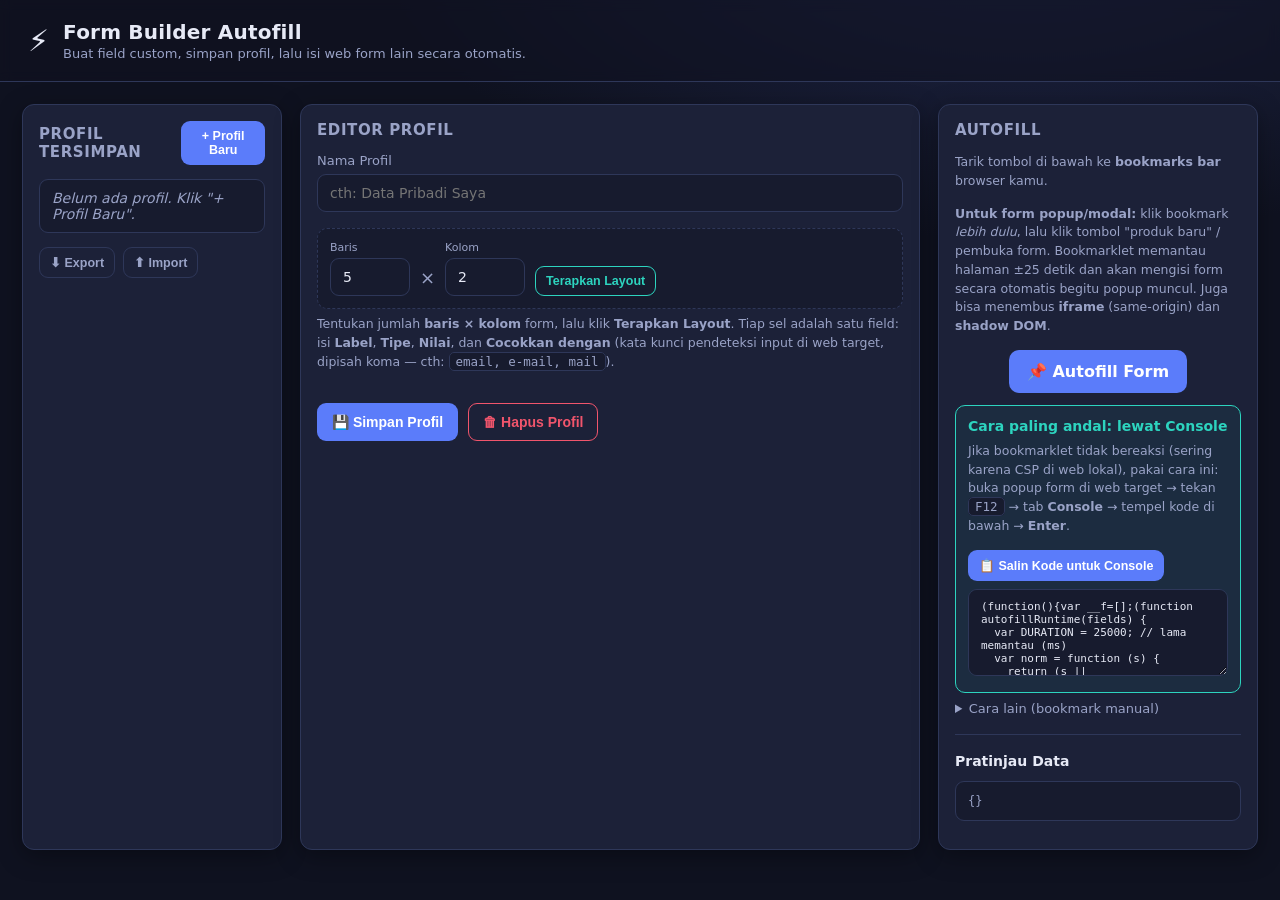
<file: index.html>
<!DOCTYPE html>
<html lang="id">
<head>
  <meta charset="UTF-8" />
  <meta name="viewport" content="width=device-width, initial-scale=1.0" />
  <title>Form Builder Autofill</title>
  <link rel="stylesheet" href="styles.css" />
</head>
<body>
  <header class="topbar">
    <div class="brand">
      <span class="logo">⚡</span>
      <div>
        <h1>Form Builder Autofill</h1>
        <p class="subtitle">Buat field custom, simpan profil, lalu isi web form lain secara otomatis.</p>
      </div>
    </div>
  </header>

  <main class="layout">
    <!-- ============ KIRI: Daftar Profil ============ -->
    <aside class="panel panel-profiles">
      <div class="panel-head">
        <h2>Profil Tersimpan</h2>
        <button id="btnNewProfile" class="btn btn-primary btn-sm" type="button">+ Profil Baru</button>
      </div>
      <ul id="profileList" class="profile-list"></ul>

      <div class="panel-foot">
        <button id="btnExport" class="btn btn-ghost btn-sm" type="button">⬇ Export</button>
        <button id="btnImport" class="btn btn-ghost btn-sm" type="button">⬆ Import</button>
        <input id="importFile" type="file" accept="application/json" hidden />
      </div>
    </aside>

    <!-- ============ TENGAH: Editor Profil ============ -->
    <section class="panel panel-editor">
      <div class="panel-head">
        <h2>Editor Profil</h2>
        <span id="editorStatus" class="status"></span>
      </div>

      <div class="field-row">
        <label for="profileName">Nama Profil</label>
        <input id="profileName" type="text" placeholder="cth: Data Pribadi Saya" />
      </div>

      <!-- ====== Pengaturan Layout Grid ====== -->
      <div class="layout-setup">
        <div class="dim">
          <label for="gridRows">Baris</label>
          <input id="gridRows" type="number" min="1" max="20" value="5" />
        </div>
        <span class="times">×</span>
        <div class="dim">
          <label for="gridCols">Kolom</label>
          <input id="gridCols" type="number" min="1" max="6" value="2" />
        </div>
        <button id="btnApplyLayout" class="btn btn-secondary btn-sm" type="button">Terapkan Layout</button>
        <span id="gridInfo" class="grid-info"></span>
      </div>

      <p class="hint">
        Tentukan jumlah <strong>baris × kolom</strong> form, lalu klik <strong>Terapkan Layout</strong>.
        Tiap sel adalah satu field: isi <strong>Label</strong>, <strong>Tipe</strong>, <strong>Nilai</strong>,
        dan <strong>Cocokkan dengan</strong> (kata kunci pendeteksi input di web target, dipisah koma —
        cth: <code>email, e-mail, mail</code>).
      </p>

      <div id="fieldsContainer" class="fields-container"></div>

      <div class="editor-actions">
        <button id="btnSaveProfile" class="btn btn-primary" type="button">💾 Simpan Profil</button>
        <button id="btnDeleteProfile" class="btn btn-danger" type="button">🗑 Hapus Profil</button>
      </div>
    </section>

    <!-- ============ KANAN: Autofill / Bookmarklet ============ -->
    <aside class="panel panel-output">
      <div class="panel-head">
        <h2>Autofill</h2>
      </div>

      <p class="hint">
        Tarik tombol di bawah ke <strong>bookmarks bar</strong> browser kamu.
      </p>
      <p class="hint">
        <strong>Untuk form popup/modal:</strong> klik bookmark <em>lebih dulu</em>, lalu klik tombol
        "produk baru" / pembuka form. Bookmarklet memantau halaman ±25 detik dan akan mengisi form
        secara otomatis begitu popup muncul. Juga bisa menembus <strong>iframe</strong> (same-origin)
        dan <strong>shadow DOM</strong>.
      </p>

      <div class="bookmarklet-box">
        <a id="bookmarkletLink" class="bookmarklet" href="#">📌 Autofill Form</a>
      </div>

      <div class="console-box">
        <h3>Cara paling andal: lewat Console</h3>
        <p class="hint">
          Jika bookmarklet tidak bereaksi (sering karena CSP di web lokal), pakai cara ini:
          buka popup form di web target → tekan <code>F12</code> → tab <strong>Console</strong> →
          tempel kode di bawah → <strong>Enter</strong>.
        </p>
        <button id="btnCopyConsole" class="btn btn-primary btn-sm" type="button">📋 Salin Kode untuk Console</button>
        <textarea id="consoleCode" class="code" readonly rows="5"></textarea>
      </div>

      <details class="adv">
        <summary>Cara lain (bookmark manual)</summary>
        <p class="hint">Salin kode di bawah, buat bookmark baru, dan tempel sebagai URL-nya.</p>
        <textarea id="bookmarkletCode" class="code" readonly rows="6"></textarea>
        <button id="btnCopyCode" class="btn btn-ghost btn-sm" type="button">Salin Kode</button>
      </details>

      <hr />

      <h3>Pratinjau Data</h3>
      <pre id="preview" class="preview">{}</pre>
    </aside>
  </main>

  <div id="toast" class="toast" hidden></div>

  <script src="app.js"></script>
</body>
</html>
</file>
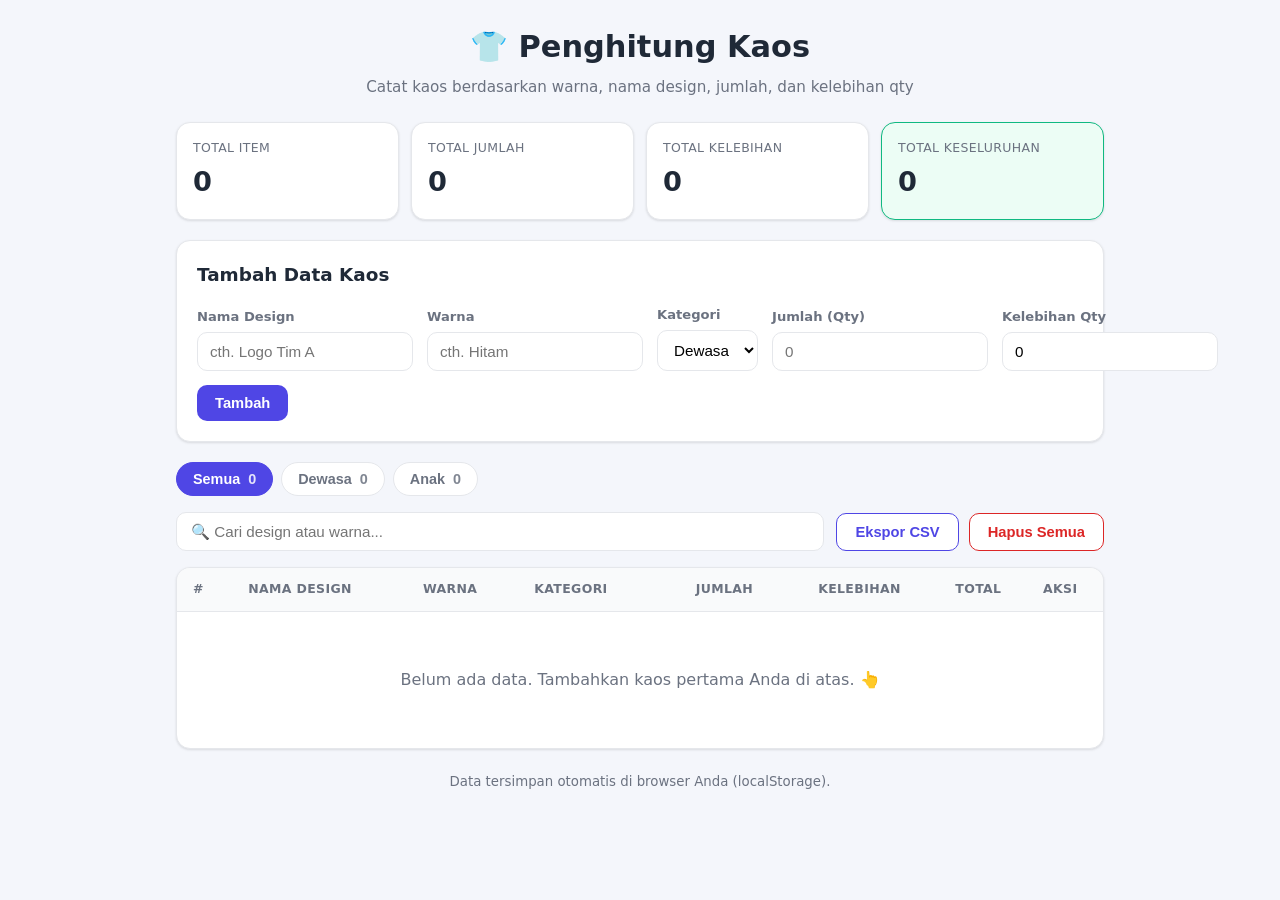
<file: penghitung-kaos.html>
<!DOCTYPE html>
<html lang="id">
<head>
  <meta charset="UTF-8" />
  <meta name="viewport" content="width=device-width, initial-scale=1.0" />
  <title>Penghitung Kaos</title>
  <style>
    :root {
      --bg: #f4f6fb;
      --surface: #ffffff;
      --text: #1f2937;
      --muted: #6b7280;
      --primary: #4f46e5;
      --primary-dark: #4338ca;
      --border: #e5e7eb;
      --danger: #dc2626;
      --highlight: #ecfdf5;
      --highlight-border: #10b981;
      --shadow: 0 1px 3px rgba(0, 0, 0, 0.08), 0 1px 2px rgba(0, 0, 0, 0.04);
      --radius: 14px;
    }

    * { box-sizing: border-box; }

    body {
      margin: 0;
      font-family: "Segoe UI", system-ui, -apple-system, Roboto, Arial, sans-serif;
      background: var(--bg);
      color: var(--text);
      line-height: 1.5;
    }

    .app {
      max-width: 960px;
      margin: 0 auto;
      padding: 24px 16px 48px;
    }

    /* Header */
    .header { text-align: center; margin-bottom: 24px; }
    .header h1 { margin: 0; font-size: 1.9rem; }
    .subtitle { margin: 6px 0 0; color: var(--muted); font-size: 0.95rem; }

    /* Summary cards */
    .summary {
      display: grid;
      grid-template-columns: repeat(4, 1fr);
      gap: 12px;
      margin-bottom: 20px;
    }
    .summary-card {
      background: var(--surface);
      border: 1px solid var(--border);
      border-radius: var(--radius);
      padding: 16px;
      display: flex;
      flex-direction: column;
      gap: 4px;
      box-shadow: var(--shadow);
    }
    .summary-card.highlight {
      background: var(--highlight);
      border-color: var(--highlight-border);
    }
    .summary-label {
      font-size: 0.78rem;
      color: var(--muted);
      text-transform: uppercase;
      letter-spacing: 0.03em;
    }
    .summary-value { font-size: 1.7rem; font-weight: 700; }

    /* Cards */
    .card {
      background: var(--surface);
      border: 1px solid var(--border);
      border-radius: var(--radius);
      padding: 20px;
      margin-bottom: 20px;
      box-shadow: var(--shadow);
    }
    .card h2 { margin: 0 0 16px; font-size: 1.15rem; }

    /* Form */
    .form-grid {
      display: grid;
      grid-template-columns: 1.8fr 1.2fr 1.1fr 1fr 1fr;
      gap: 14px;
      align-items: end;
    }
    .field { display: flex; flex-direction: column; gap: 6px; }
    .field label { font-size: 0.82rem; font-weight: 600; color: var(--muted); }
    .field input, .field select {
      padding: 10px 12px;
      border: 1px solid var(--border);
      border-radius: 10px;
      font-size: 0.95rem;
      outline: none;
      background: #fff;
      transition: border-color 0.15s, box-shadow 0.15s;
    }
    .field input:focus, .field select:focus {
      border-color: var(--primary);
      box-shadow: 0 0 0 3px rgba(79, 70, 229, 0.15);
    }
    .form-actions { grid-column: 1 / -1; display: flex; gap: 10px; }

    /* Buttons */
    .btn {
      padding: 10px 18px;
      border: none;
      border-radius: 10px;
      font-size: 0.92rem;
      font-weight: 600;
      cursor: pointer;
      transition: background 0.15s, transform 0.05s, opacity 0.15s;
    }
    .btn:active { transform: translateY(1px); }
    .btn-primary { background: var(--primary); color: #fff; }
    .btn-primary:hover { background: var(--primary-dark); }
    .btn-ghost { background: transparent; color: var(--muted); border: 1px solid var(--border); }
    .btn-ghost:hover { background: #f3f4f6; }
    .btn-outline { background: #fff; color: var(--primary); border: 1px solid var(--primary); }
    .btn-outline:hover { background: #eef2ff; }
    .btn-danger-outline { background: #fff; color: var(--danger); border: 1px solid var(--danger); }
    .btn-danger-outline:hover { background: #fef2f2; }

    /* Toolbar */
    .toolbar {
      display: flex;
      gap: 12px;
      align-items: center;
      justify-content: space-between;
      margin-bottom: 16px;
      flex-wrap: wrap;
    }
    .search {
      flex: 1;
      min-width: 200px;
      padding: 10px 14px;
      border: 1px solid var(--border);
      border-radius: 10px;
      font-size: 0.95rem;
      outline: none;
    }
    .search:focus {
      border-color: var(--primary);
      box-shadow: 0 0 0 3px rgba(79, 70, 229, 0.15);
    }
    .toolbar-actions { display: flex; gap: 10px; }

    /* Filter tabs */
    .filter-tabs {
      display: flex;
      gap: 8px;
      margin-bottom: 16px;
      flex-wrap: wrap;
    }
    .tab {
      padding: 8px 16px;
      border: 1px solid var(--border);
      background: var(--surface);
      border-radius: 999px;
      font-size: 0.9rem;
      font-weight: 600;
      color: var(--muted);
      cursor: pointer;
      transition: all 0.15s;
    }
    .tab:hover { border-color: var(--primary); color: var(--primary); }
    .tab.active {
      background: var(--primary);
      border-color: var(--primary);
      color: #fff;
    }
    .tab .count {
      font-weight: 700;
      opacity: 0.85;
      margin-left: 4px;
    }

    /* Badge kategori */
    .badge {
      display: inline-block;
      padding: 3px 10px;
      border-radius: 999px;
      font-size: 0.78rem;
      font-weight: 600;
      white-space: nowrap;
    }
    .badge-dewasa { background: #e0e7ff; color: #3730a3; }
    .badge-anak { background: #fce7f3; color: #9d174d; }

    /* Table */
    .table-card { padding: 0; overflow: hidden; }
    .table-wrapper { overflow-x: auto; }
    table { width: 100%; border-collapse: collapse; }
    th, td {
      padding: 12px 16px;
      text-align: left;
      border-bottom: 1px solid var(--border);
      font-size: 0.92rem;
    }
    th {
      background: #f9fafb;
      font-size: 0.78rem;
      text-transform: uppercase;
      letter-spacing: 0.03em;
      color: var(--muted);
      cursor: pointer;
      user-select: none;
      white-space: nowrap;
    }
    th[data-sort]:hover { color: var(--primary); }
    tbody tr:hover { background: #fafafa; }
    .num { text-align: right; }
    td.num { font-variant-numeric: tabular-nums; }
    .total-cell { font-weight: 700; }
    .actions-col { text-align: center; cursor: default; }
    .color-tag { display: inline-flex; align-items: center; gap: 6px; }
    .color-dot {
      width: 12px;
      height: 12px;
      border-radius: 50%;
      border: 1px solid rgba(0, 0, 0, 0.15);
      flex-shrink: 0;
    }
    .row-actions { display: flex; gap: 6px; justify-content: center; }
    .icon-btn {
      border: none;
      background: transparent;
      cursor: pointer;
      padding: 6px 8px;
      border-radius: 8px;
      font-size: 0.85rem;
    }
    .icon-btn.edit { color: var(--primary); }
    .icon-btn.edit:hover { background: #eef2ff; }
    .icon-btn.delete { color: var(--danger); }
    .icon-btn.delete:hover { background: #fef2f2; }

    /* Empty state */
    .empty-state { padding: 40px 20px; text-align: center; color: var(--muted); }

    .footer { text-align: center; color: var(--muted); margin-top: 8px; }

    /* Responsive */
    @media (max-width: 720px) {
      .summary { grid-template-columns: repeat(2, 1fr); }
      .form-grid { grid-template-columns: 1fr 1fr; }
    }
    @media (max-width: 460px) {
      .form-grid { grid-template-columns: 1fr; }
    }
  </style>
</head>
<body>
  <div class="app">
    <header class="header">
      <h1>👕 Penghitung Kaos</h1>
      <p class="subtitle">Catat kaos berdasarkan warna, nama design, jumlah, dan kelebihan qty</p>
    </header>

    <!-- Ringkasan -->
    <section class="summary" id="summary">
      <div class="summary-card">
        <span class="summary-label">Total Item</span>
        <span class="summary-value" id="totalItems">0</span>
      </div>
      <div class="summary-card">
        <span class="summary-label">Total Jumlah</span>
        <span class="summary-value" id="totalQty">0</span>
      </div>
      <div class="summary-card">
        <span class="summary-label">Total Kelebihan</span>
        <span class="summary-value" id="totalExtra">0</span>
      </div>
      <div class="summary-card highlight">
        <span class="summary-label">Total Keseluruhan</span>
        <span class="summary-value" id="grandTotal">0</span>
      </div>
    </section>

    <!-- Form input -->
    <section class="card">
      <h2 id="formTitle">Tambah Data Kaos</h2>
      <form id="kaosForm" class="form-grid" autocomplete="off">
        <input type="hidden" id="editId" value="" />
        <div class="field">
          <label for="design">Nama Design</label>
          <input type="text" id="design" placeholder="cth. Logo Tim A" required />
        </div>
        <div class="field">
          <label for="color">Warna</label>
          <input type="text" id="color" placeholder="cth. Hitam" required list="colorList" />
          <datalist id="colorList"></datalist>
        </div>
        <div class="field">
          <label for="category">Kategori</label>
          <select id="category">
            <option value="dewasa">Dewasa</option>
            <option value="anak">Anak</option>
          </select>
        </div>
        <div class="field">
          <label for="qty">Jumlah (Qty)</label>
          <input type="number" id="qty" min="0" step="1" placeholder="0" required />
        </div>
        <div class="field">
          <label for="extra">Kelebihan Qty</label>
          <input type="number" id="extra" min="0" step="1" placeholder="0" value="0" />
        </div>
        <div class="form-actions">
          <button type="submit" class="btn btn-primary" id="submitBtn">Tambah</button>
          <button type="button" class="btn btn-ghost" id="cancelBtn" hidden>Batal</button>
        </div>
      </form>
    </section>

    <!-- Filter kategori -->
    <section class="filter-tabs" id="filterTabs">
      <button class="tab active" data-cat="all">Semua <span class="count" id="countAll">0</span></button>
      <button class="tab" data-cat="dewasa">Dewasa <span class="count" id="countDewasa">0</span></button>
      <button class="tab" data-cat="anak">Anak <span class="count" id="countAnak">0</span></button>
    </section>

    <!-- Toolbar -->
    <section class="toolbar">
      <input type="search" id="searchInput" class="search" placeholder="🔍 Cari design atau warna..." />
      <div class="toolbar-actions">
        <button class="btn btn-outline" id="exportBtn">Ekspor CSV</button>
        <button class="btn btn-danger-outline" id="clearBtn">Hapus Semua</button>
      </div>
    </section>

    <!-- Tabel data -->
    <section class="card table-card">
      <div class="table-wrapper">
        <table id="kaosTable">
          <thead>
            <tr>
              <th>#</th>
              <th data-sort="design">Nama Design</th>
              <th data-sort="color">Warna</th>
              <th data-sort="category">Kategori</th>
              <th class="num" data-sort="qty">Jumlah</th>
              <th class="num" data-sort="extra">Kelebihan</th>
              <th class="num" data-sort="total">Total</th>
              <th class="actions-col">Aksi</th>
            </tr>
          </thead>
          <tbody id="tableBody"></tbody>
        </table>
      </div>
      <div class="empty-state" id="emptyState">
        <p>Belum ada data. Tambahkan kaos pertama Anda di atas. 👆</p>
      </div>
    </section>

    <footer class="footer">
      <small>Data tersimpan otomatis di browser Anda (localStorage).</small>
    </footer>
  </div>

  <script>
    // ====== Penghitung Kaos ======
    // Data model: { id, design, color, qty, extra }
    // Total per item = qty + extra

    const STORAGE_KEY = "penghitung-kaos-data";

    // Peta nama warna umum -> kode warna untuk titik indikator
    const COLOR_MAP = {
      hitam: "#111827",
      putih: "#f9fafb",
      merah: "#ef4444",
      biru: "#3b82f6",
      hijau: "#22c55e",
      kuning: "#eab308",
      oranye: "#f97316",
      orange: "#f97316",
      ungu: "#a855f7",
      "pink": "#ec4899",
      "merah muda": "#ec4899",
      abu: "#9ca3af",
      "abu-abu": "#9ca3af",
      coklat: "#92400e",
      "cokelat": "#92400e",
      navy: "#1e3a8a",
      maroon: "#7f1d1d",
      tosca: "#14b8a6",
      cream: "#fef3c7",
      krem: "#fef3c7",
      emas: "#d4af37",
      gold: "#d4af37",
      silver: "#cbd5e1",
    };

    let data = [];
    let sortState = { key: "design", dir: 1 };
    let activeCategory = "all";

    const CATEGORY_LABEL = { dewasa: "Dewasa", anak: "Anak" };

    // ---- Elemen DOM ----
    const form = document.getElementById("kaosForm");
    const editIdInput = document.getElementById("editId");
    const designInput = document.getElementById("design");
    const colorInput = document.getElementById("color");
    const categoryInput = document.getElementById("category");
    const qtyInput = document.getElementById("qty");
    const extraInput = document.getElementById("extra");
    const submitBtn = document.getElementById("submitBtn");
    const cancelBtn = document.getElementById("cancelBtn");
    const formTitle = document.getElementById("formTitle");
    const tableBody = document.getElementById("tableBody");
    const emptyState = document.getElementById("emptyState");
    const searchInput = document.getElementById("searchInput");
    const exportBtn = document.getElementById("exportBtn");
    const clearBtn = document.getElementById("clearBtn");
    const colorList = document.getElementById("colorList");
    const filterTabs = document.getElementById("filterTabs");

    // ---- Penyimpanan ----
    function load() {
      try {
        const raw = localStorage.getItem(STORAGE_KEY);
        data = raw ? JSON.parse(raw) : [];
      } catch (e) {
        data = [];
      }
    }

    function save() {
      localStorage.setItem(STORAGE_KEY, JSON.stringify(data));
    }

    // ---- Util ----
    function colorDot(name) {
      const key = (name || "").trim().toLowerCase();
      return COLOR_MAP[key] || "#d1d5db";
    }

    function escapeHtml(str) {
      return String(str)
        .replace(/&/g, "&amp;")
        .replace(/</g, "&lt;")
        .replace(/>/g, "&gt;")
        .replace(/"/g, "&quot;");
    }

    function itemTotal(item) {
      return (Number(item.qty) || 0) + (Number(item.extra) || 0);
    }

    // ---- Render ----
    function render() {
      const term = searchInput.value.trim().toLowerCase();

      // Data sesuai kategori aktif (dasar untuk ringkasan)
      const categoryData = data.filter(
        (item) => activeCategory === "all" || item.category === activeCategory
      );

      // Tambahan filter pencarian (untuk tampilan tabel)
      let rows = categoryData.filter((item) => {
        if (!term) return true;
        return (
          item.design.toLowerCase().includes(term) ||
          item.color.toLowerCase().includes(term)
        );
      });

      // Sorting
      rows.sort((a, b) => {
        let va, vb;
        if (sortState.key === "total") {
          va = itemTotal(a);
          vb = itemTotal(b);
        } else {
          va = a[sortState.key];
          vb = b[sortState.key];
        }
        if (typeof va === "string") va = va.toLowerCase();
        if (typeof vb === "string") vb = vb.toLowerCase();
        if (va < vb) return -1 * sortState.dir;
        if (va > vb) return 1 * sortState.dir;
        return 0;
      });

      tableBody.innerHTML = "";
      rows.forEach((item, index) => {
        const cat = item.category || "dewasa";
        const tr = document.createElement("tr");
        tr.innerHTML = `
          <td>${index + 1}</td>
          <td>${escapeHtml(item.design)}</td>
          <td>
            <span class="color-tag">
              <span class="color-dot" style="background:${colorDot(item.color)}"></span>
              ${escapeHtml(item.color)}
            </span>
          </td>
          <td><span class="badge badge-${cat}">${CATEGORY_LABEL[cat] || cat}</span></td>
          <td class="num">${item.qty}</td>
          <td class="num">${item.extra}</td>
          <td class="num total-cell">${itemTotal(item)}</td>
          <td class="actions-col">
            <div class="row-actions">
              <button class="icon-btn edit" data-id="${item.id}" title="Edit">✏️ Edit</button>
              <button class="icon-btn delete" data-id="${item.id}" title="Hapus">🗑️ Hapus</button>
            </div>
          </td>
        `;
        tableBody.appendChild(tr);
      });

      emptyState.style.display = rows.length === 0 ? "block" : "none";

      updateSummary(categoryData);
      updateCounts();
      updateColorSuggestions();
    }

    function updateSummary(rows) {
      const totalItems = rows.length;
      const totalQty = rows.reduce((s, i) => s + (Number(i.qty) || 0), 0);
      const totalExtra = rows.reduce((s, i) => s + (Number(i.extra) || 0), 0);
      document.getElementById("totalItems").textContent = totalItems;
      document.getElementById("totalQty").textContent = totalQty;
      document.getElementById("totalExtra").textContent = totalExtra;
      document.getElementById("grandTotal").textContent = totalQty + totalExtra;
    }

    function updateCounts() {
      document.getElementById("countAll").textContent = data.length;
      document.getElementById("countDewasa").textContent = data.filter(
        (i) => (i.category || "dewasa") === "dewasa"
      ).length;
      document.getElementById("countAnak").textContent = data.filter(
        (i) => i.category === "anak"
      ).length;
    }

    function updateColorSuggestions() {
      const colors = [...new Set(data.map((i) => i.color))];
      colorList.innerHTML = colors
        .map((c) => `<option value="${escapeHtml(c)}"></option>`)
        .join("");
    }

    // ---- Aksi form ----
    form.addEventListener("submit", (e) => {
      e.preventDefault();
      const design = designInput.value.trim();
      const color = colorInput.value.trim();
      const category = categoryInput.value;
      const qty = parseInt(qtyInput.value, 10) || 0;
      const extra = parseInt(extraInput.value, 10) || 0;

      if (!design || !color) return;

      const editId = editIdInput.value;
      if (editId) {
        const item = data.find((d) => d.id === editId);
        if (item) {
          item.design = design;
          item.color = color;
          item.category = category;
          item.qty = qty;
          item.extra = extra;
        }
        resetForm();
      } else {
        data.push({
          id: Date.now().toString(36) + Math.random().toString(36).slice(2, 6),
          design,
          color,
          category,
          qty,
          extra,
        });
      }

      save();
      render();
      form.reset();
      extraInput.value = "0";
      designInput.focus();
    });

    cancelBtn.addEventListener("click", resetForm);

    function resetForm() {
      editIdInput.value = "";
      form.reset();
      categoryInput.value = "dewasa";
      extraInput.value = "0";
      submitBtn.textContent = "Tambah";
      formTitle.textContent = "Tambah Data Kaos";
      cancelBtn.hidden = true;
    }

    function startEdit(id) {
      const item = data.find((d) => d.id === id);
      if (!item) return;
      editIdInput.value = item.id;
      designInput.value = item.design;
      colorInput.value = item.color;
      categoryInput.value = item.category || "dewasa";
      qtyInput.value = item.qty;
      extraInput.value = item.extra;
      submitBtn.textContent = "Simpan Perubahan";
      formTitle.textContent = "Edit Data Kaos";
      cancelBtn.hidden = false;
      designInput.focus();
      window.scrollTo({ top: 0, behavior: "smooth" });
    }

    function deleteItem(id) {
      const item = data.find((d) => d.id === id);
      if (!item) return;
      if (confirm(`Hapus "${item.design}" (${item.color})?`)) {
        data = data.filter((d) => d.id !== id);
        save();
        render();
      }
    }

    // Delegasi event untuk tombol di tabel
    tableBody.addEventListener("click", (e) => {
      const btn = e.target.closest("button");
      if (!btn) return;
      const id = btn.dataset.id;
      if (btn.classList.contains("edit")) startEdit(id);
      if (btn.classList.contains("delete")) deleteItem(id);
    });

    // Pencarian
    searchInput.addEventListener("input", render);

    // Filter kategori (tab)
    filterTabs.addEventListener("click", (e) => {
      const tab = e.target.closest(".tab");
      if (!tab) return;
      activeCategory = tab.dataset.cat;
      filterTabs.querySelectorAll(".tab").forEach((t) =>
        t.classList.toggle("active", t === tab)
      );
      render();
    });

    // Sorting kolom
    document.querySelectorAll("th[data-sort]").forEach((th) => {
      th.addEventListener("click", () => {
        const key = th.dataset.sort;
        if (sortState.key === key) {
          sortState.dir *= -1;
        } else {
          sortState.key = key;
          sortState.dir = 1;
        }
        render();
      });
    });

    // Hapus semua
    clearBtn.addEventListener("click", () => {
      if (data.length === 0) return;
      if (confirm("Hapus SEMUA data kaos? Tindakan ini tidak bisa dibatalkan.")) {
        data = [];
        save();
        render();
      }
    });

    // Ekspor CSV (mengikuti filter & pencarian yang aktif)
    exportBtn.addEventListener("click", () => {
      const term = searchInput.value.trim().toLowerCase();
      const rows = data.filter((item) => {
        const matchCat = activeCategory === "all" || (item.category || "dewasa") === activeCategory;
        const matchTerm =
          !term ||
          item.design.toLowerCase().includes(term) ||
          item.color.toLowerCase().includes(term);
        return matchCat && matchTerm;
      });

      if (rows.length === 0) {
        alert("Belum ada data untuk diekspor.");
        return;
      }
      const header = ["Nama Design", "Warna", "Kategori", "Jumlah", "Kelebihan", "Total"];
      const lines = rows.map((i) =>
        [i.design, i.color, CATEGORY_LABEL[i.category] || "Dewasa", i.qty, i.extra, itemTotal(i)]
          .map((v) => `"${String(v).replace(/"/g, '""')}"`)
          .join(",")
      );
      const totalQty = rows.reduce((s, i) => s + (Number(i.qty) || 0), 0);
      const totalExtra = rows.reduce((s, i) => s + (Number(i.extra) || 0), 0);
      lines.push(
        ["TOTAL", "", "", totalQty, totalExtra, totalQty + totalExtra]
          .map((v) => `"${v}"`)
          .join(",")
      );
      const csv = [header.join(","), ...lines].join("\n");
      const blob = new Blob(["\ufeff" + csv], { type: "text/csv;charset=utf-8;" });
      const url = URL.createObjectURL(blob);
      const a = document.createElement("a");
      a.href = url;
      const suffix = activeCategory === "all" ? "semua" : activeCategory;
      a.download = `data-kaos-${suffix}.csv`;
      a.click();
      URL.revokeObjectURL(url);
    });

    // ---- Inisialisasi ----
    load();
    render();
  </script>
</body>
</html>
</file>
<file: styles.css>
:root {
  --bg: #0f1220;
  --bg-2: #171b2e;
  --panel: #1c2138;
  --panel-2: #232a47;
  --border: #2e3759;
  --text: #e7eaf6;
  --muted: #9aa3c7;
  --primary: #5b7cfa;
  --primary-2: #4663e0;
  --secondary: #2dd4bf;
  --danger: #f1556c;
  --radius: 12px;
  --shadow: 0 6px 24px rgba(0, 0, 0, 0.35);
}

* { box-sizing: border-box; }

body {
  margin: 0;
  font-family: "Segoe UI", system-ui, -apple-system, Roboto, Arial, sans-serif;
  background: radial-gradient(1200px 600px at 80% -10%, #20274a 0%, var(--bg) 55%);
  color: var(--text);
  min-height: 100vh;
}

/* ---------- Topbar ---------- */
.topbar {
  padding: 20px 28px;
  border-bottom: 1px solid var(--border);
  background: rgba(15, 18, 32, 0.6);
  backdrop-filter: blur(6px);
}
.brand { display: flex; align-items: center; gap: 14px; }
.logo { font-size: 30px; }
.topbar h1 { margin: 0; font-size: 20px; letter-spacing: 0.2px; }
.subtitle { margin: 2px 0 0; color: var(--muted); font-size: 13px; }

/* ---------- Layout ---------- */
.layout {
  display: grid;
  grid-template-columns: 260px 1fr 320px;
  gap: 18px;
  padding: 22px;
  max-width: 1400px;
  margin: 0 auto;
}
@media (max-width: 980px) {
  .layout { grid-template-columns: 1fr; }
}

/* ---------- Panel ---------- */
.panel {
  background: var(--panel);
  border: 1px solid var(--border);
  border-radius: var(--radius);
  padding: 16px;
  box-shadow: var(--shadow);
}
.panel-head {
  display: flex;
  align-items: center;
  justify-content: space-between;
  margin-bottom: 14px;
}
.panel-head h2 { margin: 0; font-size: 15px; text-transform: uppercase; letter-spacing: 0.6px; color: var(--muted); }
.panel-foot { display: flex; gap: 8px; margin-top: 14px; }

/* ---------- Buttons ---------- */
.btn {
  border: 1px solid transparent;
  border-radius: 9px;
  padding: 10px 14px;
  font-size: 14px;
  font-weight: 600;
  cursor: pointer;
  color: #fff;
  background: var(--panel-2);
  transition: transform 0.05s ease, background 0.15s ease, border-color 0.15s ease;
}
.btn:hover { transform: translateY(-1px); }
.btn:active { transform: translateY(0); }
.btn-sm { padding: 7px 10px; font-size: 12.5px; }
.btn-primary { background: var(--primary); }
.btn-primary:hover { background: var(--primary-2); }
.btn-secondary { background: transparent; border-color: var(--secondary); color: var(--secondary); }
.btn-secondary:hover { background: rgba(45, 212, 191, 0.12); }
.btn-danger { background: transparent; border-color: var(--danger); color: var(--danger); }
.btn-danger:hover { background: rgba(241, 85, 108, 0.12); }
.btn-ghost { background: transparent; border-color: var(--border); color: var(--muted); }
.btn-ghost:hover { background: var(--panel-2); color: var(--text); }

/* ---------- Profile list ---------- */
.profile-list { list-style: none; margin: 0; padding: 0; display: flex; flex-direction: column; gap: 8px; }
.profile-list li {
  display: flex; align-items: center; justify-content: space-between;
  padding: 10px 12px;
  border: 1px solid var(--border);
  border-radius: 9px;
  cursor: pointer;
  background: var(--bg-2);
  font-size: 14px;
}
.profile-list li:hover { border-color: var(--primary); }
.profile-list li.active { border-color: var(--primary); background: rgba(91, 124, 250, 0.12); }
.profile-list .count { font-size: 11px; color: var(--muted); }
.empty { color: var(--muted); font-size: 13px; font-style: italic; }

/* ---------- Fields / inputs ---------- */
.field-row { display: flex; flex-direction: column; gap: 6px; margin-bottom: 16px; }
.field-row label { font-size: 13px; color: var(--muted); }
input, select, textarea {
  width: 100%;
  background: var(--bg-2);
  border: 1px solid var(--border);
  color: var(--text);
  border-radius: 9px;
  padding: 10px 12px;
  font-size: 14px;
  font-family: inherit;
}
input:focus, select:focus, textarea:focus { outline: none; border-color: var(--primary); }

.hint { color: var(--muted); font-size: 12.5px; line-height: 1.5; margin: 6px 0 14px; }
.hint code { background: var(--bg-2); padding: 1px 6px; border-radius: 5px; border: 1px solid var(--border); }

/* ---------- Layout setup (grid dimensions) ---------- */
.layout-setup {
  display: flex;
  align-items: flex-end;
  gap: 10px;
  flex-wrap: wrap;
  padding: 12px;
  border: 1px dashed var(--border);
  border-radius: 10px;
  background: var(--bg-2);
  margin-bottom: 6px;
}
.layout-setup .dim { display: flex; flex-direction: column; gap: 4px; width: 80px; }
.layout-setup .dim label { font-size: 11px; color: var(--muted); }
.layout-setup .times { font-size: 18px; color: var(--muted); padding-bottom: 8px; }
.grid-info { font-size: 12px; color: var(--secondary); padding-bottom: 8px; }

/* ---------- Fields grid ---------- */
.fields-container {
  display: grid;
  grid-template-columns: 1fr; /* di-set ulang oleh JS sesuai kolom */
  gap: 12px;
}
.field-card {
  position: relative;
  border: 1px solid var(--border);
  border-radius: 10px;
  padding: 12px 12px 12px;
  background: var(--bg-2);
  display: flex;
  flex-direction: column;
  gap: 8px;
}
.field-card .cell-no {
  position: absolute;
  top: -9px;
  left: 10px;
  background: var(--primary);
  color: #fff;
  font-size: 10px;
  font-weight: 700;
  padding: 1px 7px;
  border-radius: 20px;
}
.field-card .row-2 { display: flex; gap: 8px; }
.field-card .row-2 > div { flex: 1; }
.field-card .mini-label { font-size: 11px; color: var(--muted); display: block; margin-bottom: 4px; }
.field-card .remove {
  position: absolute;
  top: 8px; right: 8px;
  background: transparent; border: 1px solid var(--border); color: var(--muted);
  border-radius: 8px; width: 26px; height: 26px; cursor: pointer; font-size: 13px;
  padding: 0;
}
.field-card .remove:hover { border-color: var(--danger); color: var(--danger); background: rgba(241, 85, 108, 0.12); }

.editor-actions { display: flex; gap: 10px; margin-top: 18px; }

.status { font-size: 12px; color: var(--secondary); }

/* ---------- Output ---------- */
.bookmarklet-box { display: flex; justify-content: center; margin: 6px 0 12px; }
.bookmarklet {
  display: inline-block;
  background: var(--primary);
  color: #fff;
  text-decoration: none;
  padding: 12px 18px;
  border-radius: 10px;
  font-weight: 700;
  cursor: grab;
  user-select: none;
}
.bookmarklet:hover { background: var(--primary-2); }
.adv { margin-top: 8px; }
.console-box {
  margin: 8px 0 4px;
  padding: 12px;
  border: 1px solid var(--secondary);
  border-radius: 10px;
  background: rgba(45, 212, 191, 0.06);
}
.console-box h3 { color: var(--secondary); margin: 0 0 6px; }
.console-box textarea { margin-top: 8px; }
.adv summary { cursor: pointer; color: var(--muted); font-size: 13px; }
.code { font-family: "Consolas", monospace; font-size: 11px; margin-top: 8px; }
hr { border: none; border-top: 1px solid var(--border); margin: 18px 0; }
.panel-output h3 { font-size: 14px; margin: 0 0 8px; }
.preview {
  background: var(--bg-2);
  border: 1px solid var(--border);
  border-radius: 9px;
  padding: 12px;
  font-size: 12px;
  color: var(--muted);
  max-height: 240px;
  overflow: auto;
  white-space: pre-wrap;
  word-break: break-word;
}

/* ---------- Toast ---------- */
.toast {
  position: fixed;
  bottom: 24px;
  left: 50%;
  transform: translateX(-50%);
  background: var(--secondary);
  color: #06281f;
  padding: 12px 20px;
  border-radius: 10px;
  font-weight: 700;
  box-shadow: var(--shadow);
  z-index: 50;
}
.toast.error { background: var(--danger); color: #fff; }
</file>
